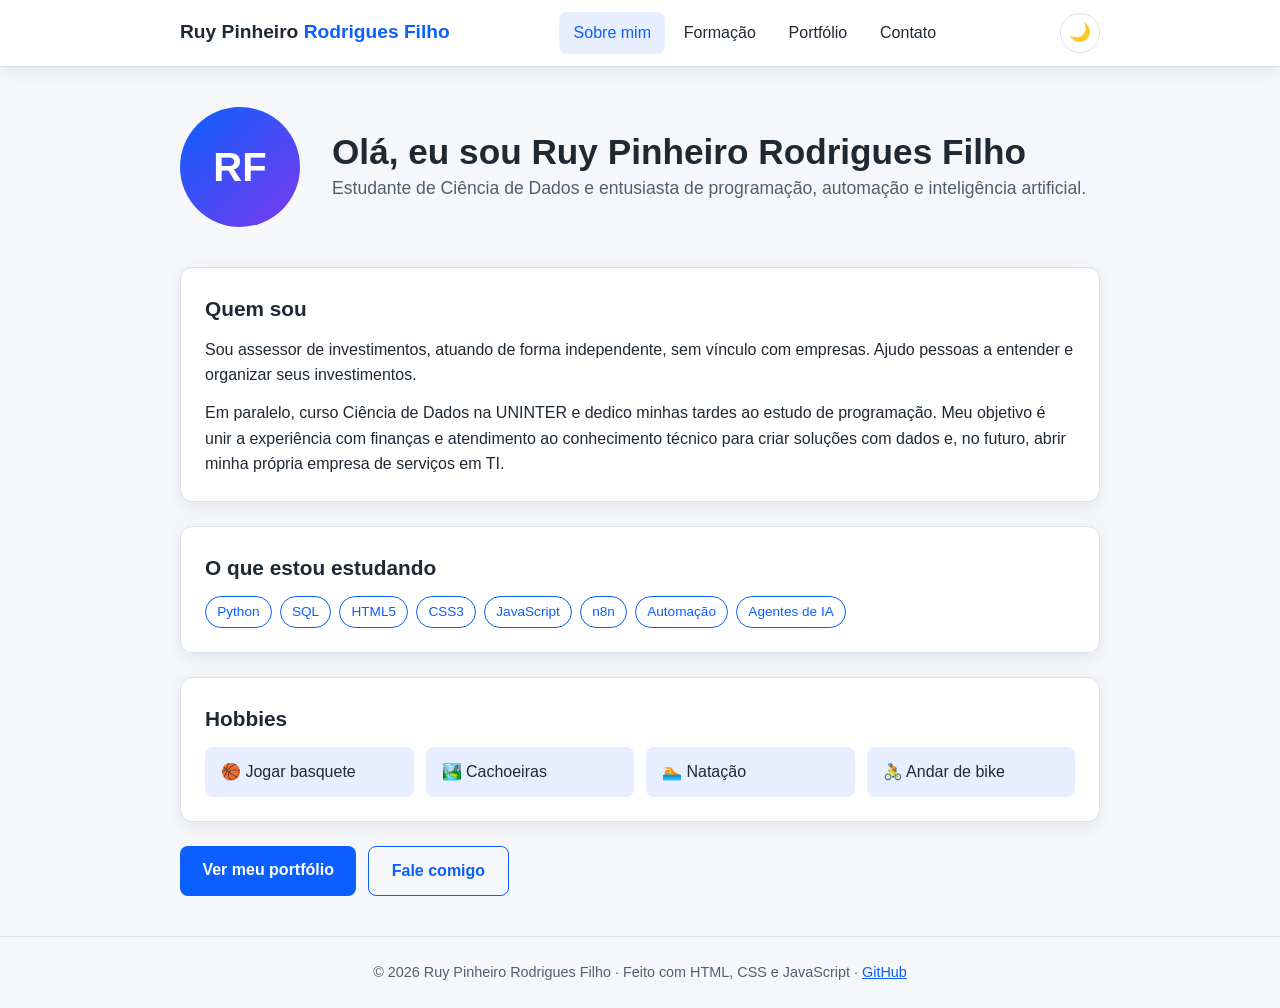
<file: index.html>
<!DOCTYPE html>
<!-- Página inicial: "Sobre mim" -->
<html lang="pt-BR">
<head>
  <meta charset="UTF-8">
  <!-- Faz o layout se adaptar à largura de celulares e tablets -->
  <meta name="viewport" content="width=device-width, initial-scale=1.0">
  <meta name="description" content="Portfólio de Ruy Pinheiro Rodrigues Filho, estudante de Ciência de Dados na UNINTER.">
  <title>Sobre mim | Ruy Pinheiro Rodrigues Filho</title>
  <link rel="stylesheet" href="css/estilo.css">
</head>
<body>

  <!-- CABEÇALHO: o mesmo menu aparece em todas as páginas -->
  <header class="cabecalho">
    <div class="cabecalho__conteudo">
      <a href="index.html" class="logo">Ruy Pinheiro <span>Rodrigues Filho</span></a>

      <nav class="menu" id="menu" aria-label="Menu principal">
        <ul>
          <li><a href="index.html">Sobre mim</a></li>
          <li><a href="formacao.html">Formação</a></li>
          <li><a href="portfolio.html">Portfólio</a></li>
          <li><a href="contato.html">Contato</a></li>
        </ul>
      </nav>

      <div class="cabecalho__acoes">
        <!-- Botão que alterna entre tema claro e escuro (script.js) -->
        <button class="botao-icone" id="botao-tema" type="button" aria-label="Alternar tema">🌙</button>
        <!-- Botão hambúrguer: visível apenas em telas pequenas -->
        <button class="botao-icone botao-menu" id="botao-menu" type="button"
                aria-label="Abrir menu" aria-expanded="false" aria-controls="menu">☰</button>
      </div>
    </div>
  </header>

  <!-- CONTEÚDO PRINCIPAL -->
  <main>

    <!-- Apresentação com avatar de iniciais -->
    <section class="apresentacao">
      <div class="avatar" aria-hidden="true">RF</div>
      <div>
        <h1>Olá, eu sou Ruy Pinheiro Rodrigues Filho</h1>
        <p>Estudante de Ciência de Dados e entusiasta de programação, automação e inteligência artificial.</p>
      </div>
    </section>

    <!-- Quem sou -->
    <section class="card">
      <h2>Quem sou</h2>
      <p>
        Sou assessor de investimentos, atuando de forma independente, sem vínculo com
        empresas. Ajudo pessoas a entender e organizar seus investimentos.
      </p>
      <p>
        Em paralelo, curso Ciência de Dados na UNINTER e dedico minhas tardes ao estudo de
        programação. Meu objetivo é unir a experiência com finanças e atendimento ao
        conhecimento técnico para criar soluções com dados e, no futuro, abrir minha própria
        empresa de serviços em TI.
      </p>
    </section>

    <!-- Tecnologias em estudo -->
    <section class="card">
      <h2>O que estou estudando</h2>
      <div class="tags">
        <span class="tag">Python</span>
        <span class="tag">SQL</span>
        <span class="tag">HTML5</span>
        <span class="tag">CSS3</span>
        <span class="tag">JavaScript</span>
        <span class="tag">n8n</span>
        <span class="tag">Automação</span>
        <span class="tag">Agentes de IA</span>
      </div>
    </section>

    <!-- Hobbies -->
    <section class="card">
      <h2>Hobbies</h2>
      <ul class="lista-hobbies">
        <li>🏀 Jogar basquete</li>
        <li>🏞️ Cachoeiras</li>
        <li>🏊 Natação</li>
        <li>🚴 Andar de bike</li>
      </ul>
    </section>

    <div class="acoes-card">
      <a href="portfolio.html" class="botao">Ver meu portfólio</a>
      <a href="contato.html" class="botao botao--secundario">Fale comigo</a>
    </div>
  </main>

  <!-- RODAPÉ: o ano é preenchido pelo JavaScript -->
  <footer class="rodape">
    <p>&copy; <span id="ano-atual">2026</span> Ruy Pinheiro Rodrigues Filho · Feito com HTML, CSS e JavaScript ·
      <a href="https://github.com/ruyfilho77" target="_blank" rel="noopener">GitHub</a></p>
  </footer>

  <script src="js/script.js"></script>
</body>
</html>
</file>
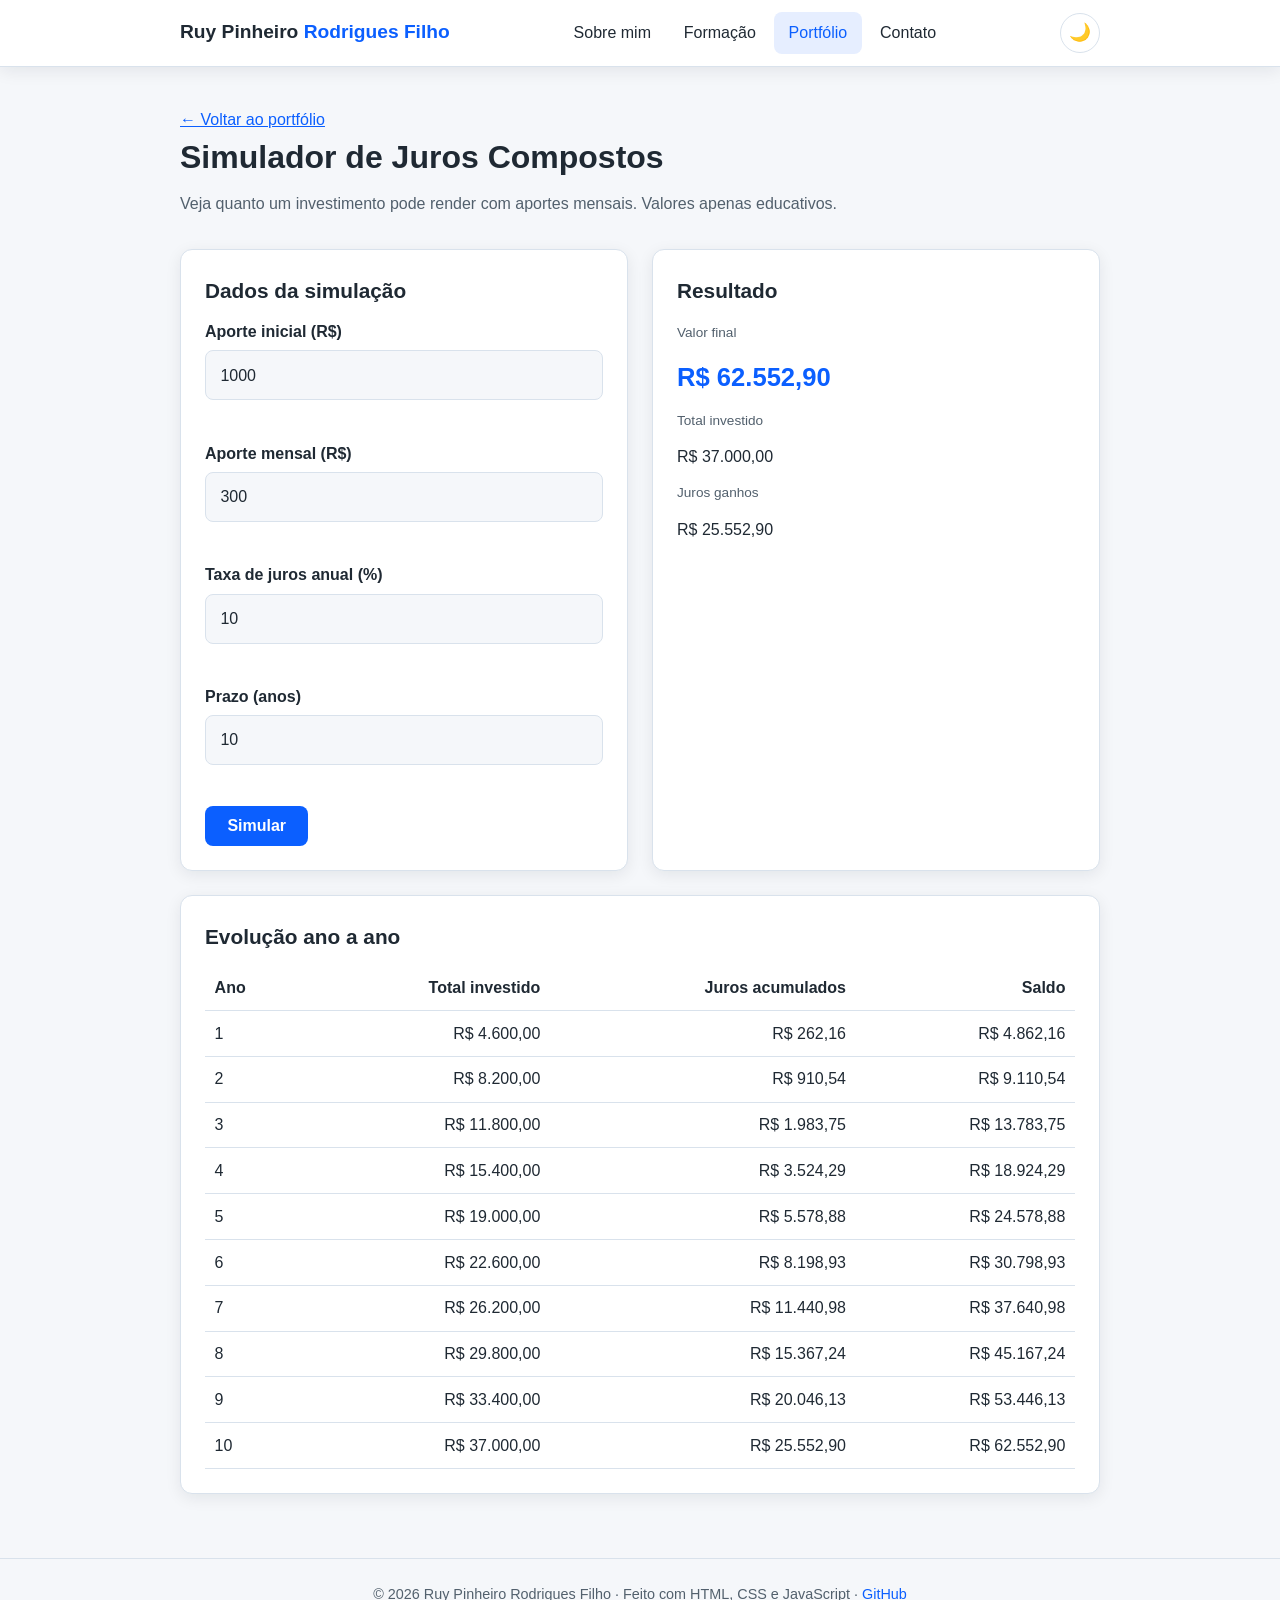
<file: projetos/simulador-juros/index.html>
<!DOCTYPE html>
<!-- Projeto do portfólio: Simulador de Juros Compostos -->
<html lang="pt-BR">
<head>
  <meta charset="UTF-8">
  <!-- Faz o layout se adaptar à largura de celulares e tablets -->
  <meta name="viewport" content="width=device-width, initial-scale=1.0">
  <meta name="description" content="Simulador de juros compostos com aportes mensais.">
  <title>Simulador de Juros Compostos | Ruy Pinheiro Rodrigues Filho</title>
  <link rel="stylesheet" href="../../css/estilo.css">
</head>
<!-- data-menu-ativo: destaca "Portfólio" no menu nesta página interna -->
<body data-menu-ativo="portfolio.html">

  <!-- CABEÇALHO: o mesmo menu aparece em todas as páginas -->
  <header class="cabecalho">
    <div class="cabecalho__conteudo">
      <a href="../../index.html" class="logo">Ruy Pinheiro <span>Rodrigues Filho</span></a>

      <nav class="menu" id="menu" aria-label="Menu principal">
        <ul>
          <li><a href="../../index.html">Sobre mim</a></li>
          <li><a href="../../formacao.html">Formação</a></li>
          <li><a href="../../portfolio.html">Portfólio</a></li>
          <li><a href="../../contato.html">Contato</a></li>
        </ul>
      </nav>

      <div class="cabecalho__acoes">
        <!-- Botão que alterna entre tema claro e escuro (script.js) -->
        <button class="botao-icone" id="botao-tema" type="button" aria-label="Alternar tema">🌙</button>
        <!-- Botão hambúrguer: visível apenas em telas pequenas -->
        <button class="botao-icone botao-menu" id="botao-menu" type="button"
                aria-label="Abrir menu" aria-expanded="false" aria-controls="menu">☰</button>
      </div>
    </div>
  </header>

  <!-- CONTEÚDO PRINCIPAL -->
  <main>
    <p><a href="../../portfolio.html">← Voltar ao portfólio</a></p>
    <h1 class="titulo-pagina">Simulador de Juros Compostos</h1>
    <p class="subtitulo">Veja quanto um investimento pode render com aportes mensais. Valores apenas educativos.</p>

    <div class="grade">
      <!-- Formulário com os dados da simulação -->
      <section class="card">
        <h2>Dados da simulação</h2>
        <form class="formulario" id="form-simulador" novalidate>
          <div class="campo">
            <label for="inicial">Aporte inicial (R$)</label>
            <input type="number" id="inicial" min="0" step="0.01" value="1000">
            <span class="mensagem-erro"></span>
          </div>
          <div class="campo">
            <label for="mensal">Aporte mensal (R$)</label>
            <input type="number" id="mensal" min="0" step="0.01" value="300">
            <span class="mensagem-erro"></span>
          </div>
          <div class="campo">
            <label for="taxa">Taxa de juros anual (%)</label>
            <input type="number" id="taxa" min="0" step="0.01" value="10">
            <span class="mensagem-erro"></span>
          </div>
          <div class="campo">
            <label for="anos">Prazo (anos)</label>
            <input type="number" id="anos" min="1" max="50" step="1" value="10">
            <span class="mensagem-erro"></span>
          </div>
          <div>
            <button type="submit" class="botao">Simular</button>
          </div>
        </form>
      </section>

      <!-- Resumo do resultado, preenchido pelo simulador.js -->
      <section class="card" id="resumo" aria-live="polite">
        <h2>Resultado</h2>
        <p class="rotulo">Valor final</p>
        <p class="resultado-destaque" id="valor-final">—</p>
        <p class="rotulo">Total investido</p>
        <p id="total-investido">—</p>
        <p class="rotulo">Juros ganhos</p>
        <p id="total-juros">—</p>
      </section>
    </div>

    <!-- Tabela com a evolução ano a ano -->
    <section class="card espaco-topo">
      <h2>Evolução ano a ano</h2>
      <div class="tabela-container">
        <table>
          <thead>
            <tr><th>Ano</th><th>Total investido</th><th>Juros acumulados</th><th>Saldo</th></tr>
          </thead>
          <tbody id="tabela-evolucao"></tbody>
        </table>
      </div>
    </section>
  </main>

  <!-- RODAPÉ: o ano é preenchido pelo JavaScript -->
  <footer class="rodape">
    <p>&copy; <span id="ano-atual">2026</span> Ruy Pinheiro Rodrigues Filho · Feito com HTML, CSS e JavaScript ·
      <a href="https://github.com/ruyfilho77" target="_blank" rel="noopener">GitHub</a></p>
  </footer>

  <script src="../../js/script.js"></script>
  <!-- Script exclusivo do simulador -->
  <script src="simulador.js"></script>
</body>
</html>
</file>
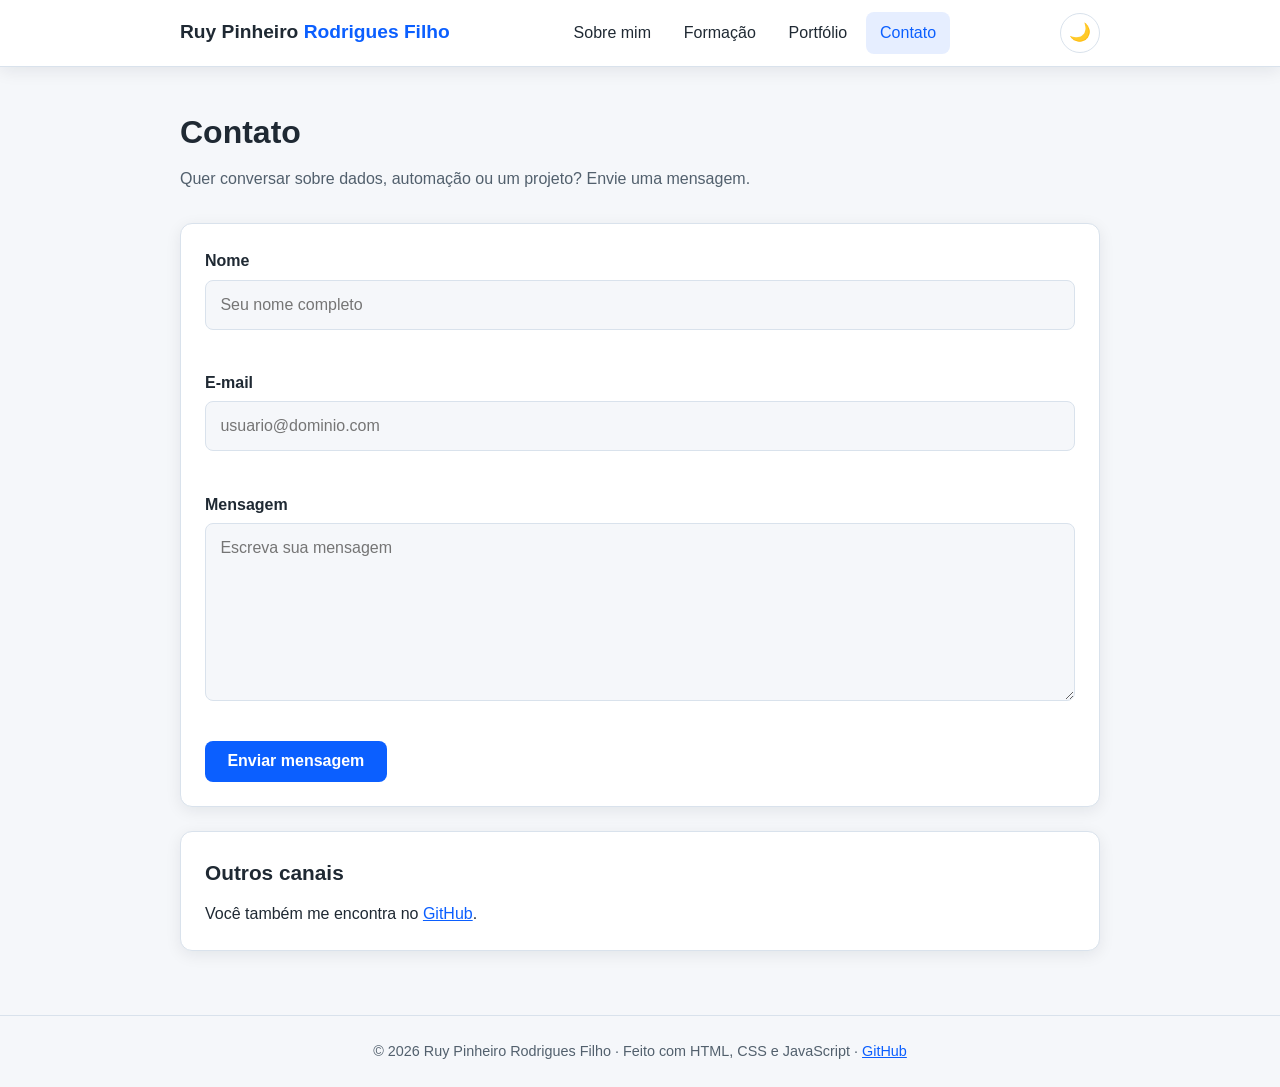
<file: contato.html>
<!DOCTYPE html>
<!-- Página "Contato" com formulário validado em JavaScript -->
<html lang="pt-BR">
<head>
  <meta charset="UTF-8">
  <!-- Faz o layout se adaptar à largura de celulares e tablets -->
  <meta name="viewport" content="width=device-width, initial-scale=1.0">
  <meta name="description" content="Entre em contato com Ruy Pinheiro Rodrigues Filho.">
  <title>Contato | Ruy Pinheiro Rodrigues Filho</title>
  <link rel="stylesheet" href="css/estilo.css">
</head>
<body>

  <!-- CABEÇALHO: o mesmo menu aparece em todas as páginas -->
  <header class="cabecalho">
    <div class="cabecalho__conteudo">
      <a href="index.html" class="logo">Ruy Pinheiro <span>Rodrigues Filho</span></a>

      <nav class="menu" id="menu" aria-label="Menu principal">
        <ul>
          <li><a href="index.html">Sobre mim</a></li>
          <li><a href="formacao.html">Formação</a></li>
          <li><a href="portfolio.html">Portfólio</a></li>
          <li><a href="contato.html">Contato</a></li>
        </ul>
      </nav>

      <div class="cabecalho__acoes">
        <!-- Botão que alterna entre tema claro e escuro (script.js) -->
        <button class="botao-icone" id="botao-tema" type="button" aria-label="Alternar tema">🌙</button>
        <!-- Botão hambúrguer: visível apenas em telas pequenas -->
        <button class="botao-icone botao-menu" id="botao-menu" type="button"
                aria-label="Abrir menu" aria-expanded="false" aria-controls="menu">☰</button>
      </div>
    </div>
  </header>

  <!-- CONTEÚDO PRINCIPAL -->
  <main>
    <h1 class="titulo-pagina">Contato</h1>
    <p class="subtitulo">Quer conversar sobre dados, automação ou um projeto? Envie uma mensagem.</p>

    <section class="card">
      <!-- novalidate: desliga a validação nativa do navegador para que
           a validação seja feita pelo JavaScript (script.js) -->
      <form class="formulario" id="form-contato" novalidate>

        <div class="campo">
          <label for="nome">Nome</label>
          <input type="text" id="nome" name="nome" placeholder="Seu nome completo" autocomplete="name">
          <span class="mensagem-erro" aria-live="polite"></span>
        </div>

        <div class="campo">
          <label for="email">E-mail</label>
          <input type="email" id="email" name="email" placeholder="usuario@dominio.com" autocomplete="email">
          <span class="mensagem-erro" aria-live="polite"></span>
        </div>

        <div class="campo">
          <label for="mensagem">Mensagem</label>
          <textarea id="mensagem" name="mensagem" rows="6" placeholder="Escreva sua mensagem"></textarea>
          <span class="mensagem-erro" aria-live="polite"></span>
        </div>

        <div>
          <button type="submit" class="botao">Enviar mensagem</button>
        </div>
      </form>
    </section>

    <section class="card">
      <h2>Outros canais</h2>
      <p>Você também me encontra no
        <a href="https://github.com/ruyfilho77" target="_blank" rel="noopener">GitHub</a>.</p>
    </section>

    <!-- MODAL DE SUCESSO: aberto pelo JavaScript após a validação -->
    <div class="modal" id="modal-sucesso" role="dialog" aria-modal="true" aria-labelledby="titulo-modal">
      <div class="modal__caixa">
        <div class="modal__icone" aria-hidden="true">✔</div>
        <h2 id="titulo-modal">Mensagem enviada com sucesso!</h2>
        <p>Obrigado pelo contato. Responderei assim que possível.</p>
        <button type="button" class="botao" id="fechar-modal">Fechar</button>
      </div>
    </div>
  </main>

  <!-- RODAPÉ: o ano é preenchido pelo JavaScript -->
  <footer class="rodape">
    <p>&copy; <span id="ano-atual">2026</span> Ruy Pinheiro Rodrigues Filho · Feito com HTML, CSS e JavaScript ·
      <a href="https://github.com/ruyfilho77" target="_blank" rel="noopener">GitHub</a></p>
  </footer>

  <script src="js/script.js"></script>
</body>
</html>
</file>
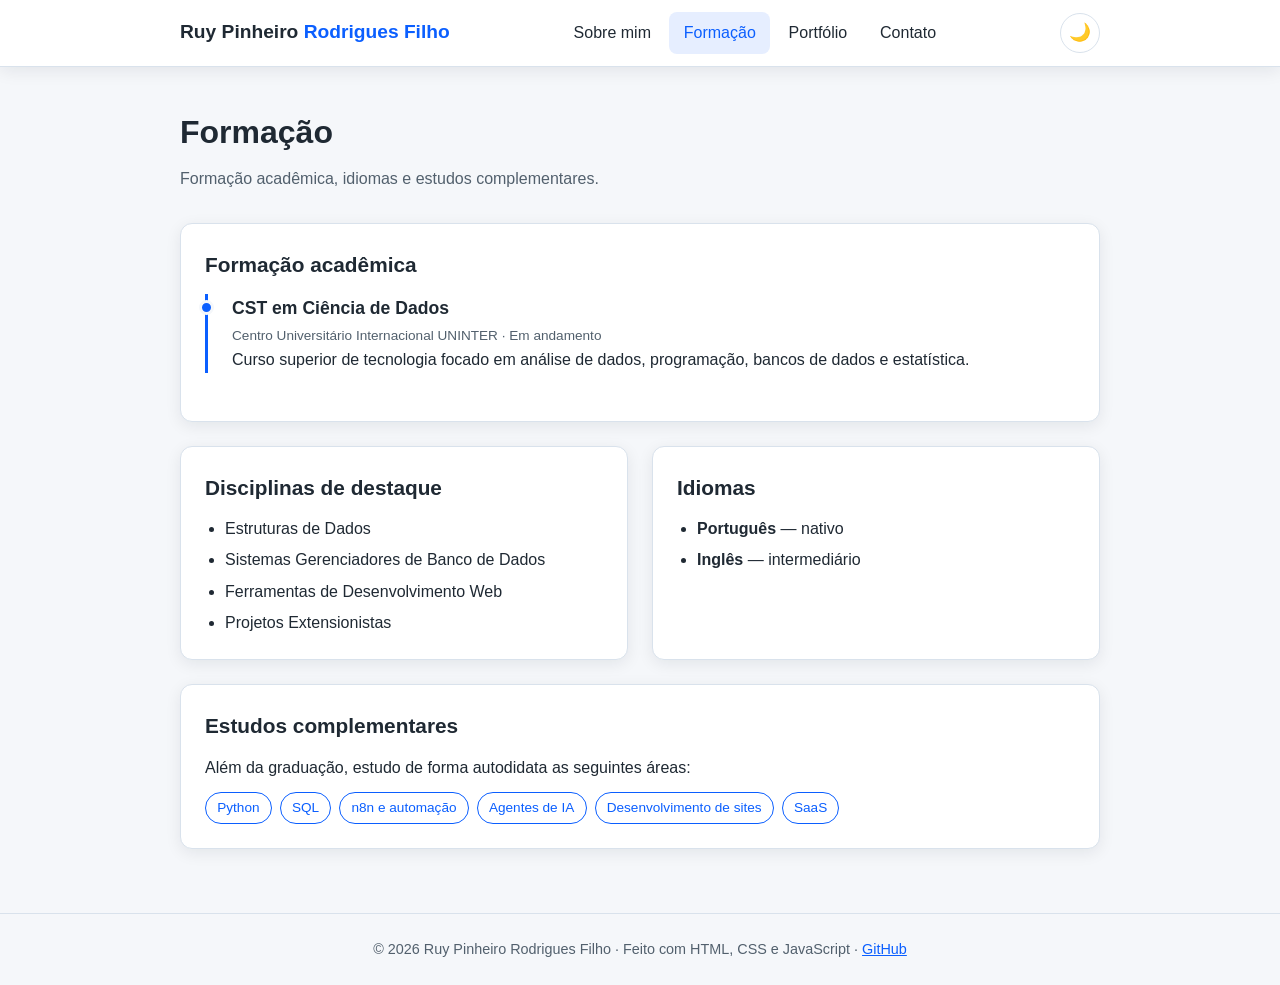
<file: formacao.html>
<!DOCTYPE html>
<!-- Página "Formação" -->
<html lang="pt-BR">
<head>
  <meta charset="UTF-8">
  <!-- Faz o layout se adaptar à largura de celulares e tablets -->
  <meta name="viewport" content="width=device-width, initial-scale=1.0">
  <meta name="description" content="Formação acadêmica, idiomas e estudos de Ruy Pinheiro Rodrigues Filho.">
  <title>Formação | Ruy Pinheiro Rodrigues Filho</title>
  <link rel="stylesheet" href="css/estilo.css">
</head>
<body>

  <!-- CABEÇALHO: o mesmo menu aparece em todas as páginas -->
  <header class="cabecalho">
    <div class="cabecalho__conteudo">
      <a href="index.html" class="logo">Ruy Pinheiro <span>Rodrigues Filho</span></a>

      <nav class="menu" id="menu" aria-label="Menu principal">
        <ul>
          <li><a href="index.html">Sobre mim</a></li>
          <li><a href="formacao.html">Formação</a></li>
          <li><a href="portfolio.html">Portfólio</a></li>
          <li><a href="contato.html">Contato</a></li>
        </ul>
      </nav>

      <div class="cabecalho__acoes">
        <!-- Botão que alterna entre tema claro e escuro (script.js) -->
        <button class="botao-icone" id="botao-tema" type="button" aria-label="Alternar tema">🌙</button>
        <!-- Botão hambúrguer: visível apenas em telas pequenas -->
        <button class="botao-icone botao-menu" id="botao-menu" type="button"
                aria-label="Abrir menu" aria-expanded="false" aria-controls="menu">☰</button>
      </div>
    </div>
  </header>

  <!-- CONTEÚDO PRINCIPAL -->
  <main>
    <h1 class="titulo-pagina">Formação</h1>
    <p class="subtitulo">Formação acadêmica, idiomas e estudos complementares.</p>

    <!-- Formação acadêmica em formato de linha do tempo -->
    <section class="card">
      <h2>Formação acadêmica</h2>
      <ol class="linha-tempo">
        <li>
          <h3>CST em Ciência de Dados</h3>
          <span class="rotulo">Centro Universitário Internacional UNINTER · Em andamento</span>
          <p>
            Curso superior de tecnologia focado em análise de dados, programação,
            bancos de dados e estatística.
          </p>
        </li>
      </ol>
    </section>

    <!-- Grade com duas colunas: disciplinas e idiomas -->
    <div class="grade">
      <section class="card">
        <h2>Disciplinas de destaque</h2>
        <ul class="lista-simples">
          <li>Estruturas de Dados</li>
          <li>Sistemas Gerenciadores de Banco de Dados</li>
          <li>Ferramentas de Desenvolvimento Web</li>
          <li>Projetos Extensionistas</li>
        </ul>
      </section>

      <section class="card">
        <h2>Idiomas</h2>
        <ul class="lista-simples">
          <li><strong>Português</strong> — nativo</li>
          <li><strong>Inglês</strong> — intermediário</li>
        </ul>
      </section>
    </div>

    <!-- Estudos por conta própria -->
    <section class="card espaco-topo">
      <h2>Estudos complementares</h2>
      <p>Além da graduação, estudo de forma autodidata as seguintes áreas:</p>
      <div class="tags">
        <span class="tag">Python</span>
        <span class="tag">SQL</span>
        <span class="tag">n8n e automação</span>
        <span class="tag">Agentes de IA</span>
        <span class="tag">Desenvolvimento de sites</span>
        <span class="tag">SaaS</span>
      </div>
    </section>
  </main>

  <!-- RODAPÉ: o ano é preenchido pelo JavaScript -->
  <footer class="rodape">
    <p>&copy; <span id="ano-atual">2026</span> Ruy Pinheiro Rodrigues Filho · Feito com HTML, CSS e JavaScript ·
      <a href="https://github.com/ruyfilho77" target="_blank" rel="noopener">GitHub</a></p>
  </footer>

  <script src="js/script.js"></script>
</body>
</html>
</file>
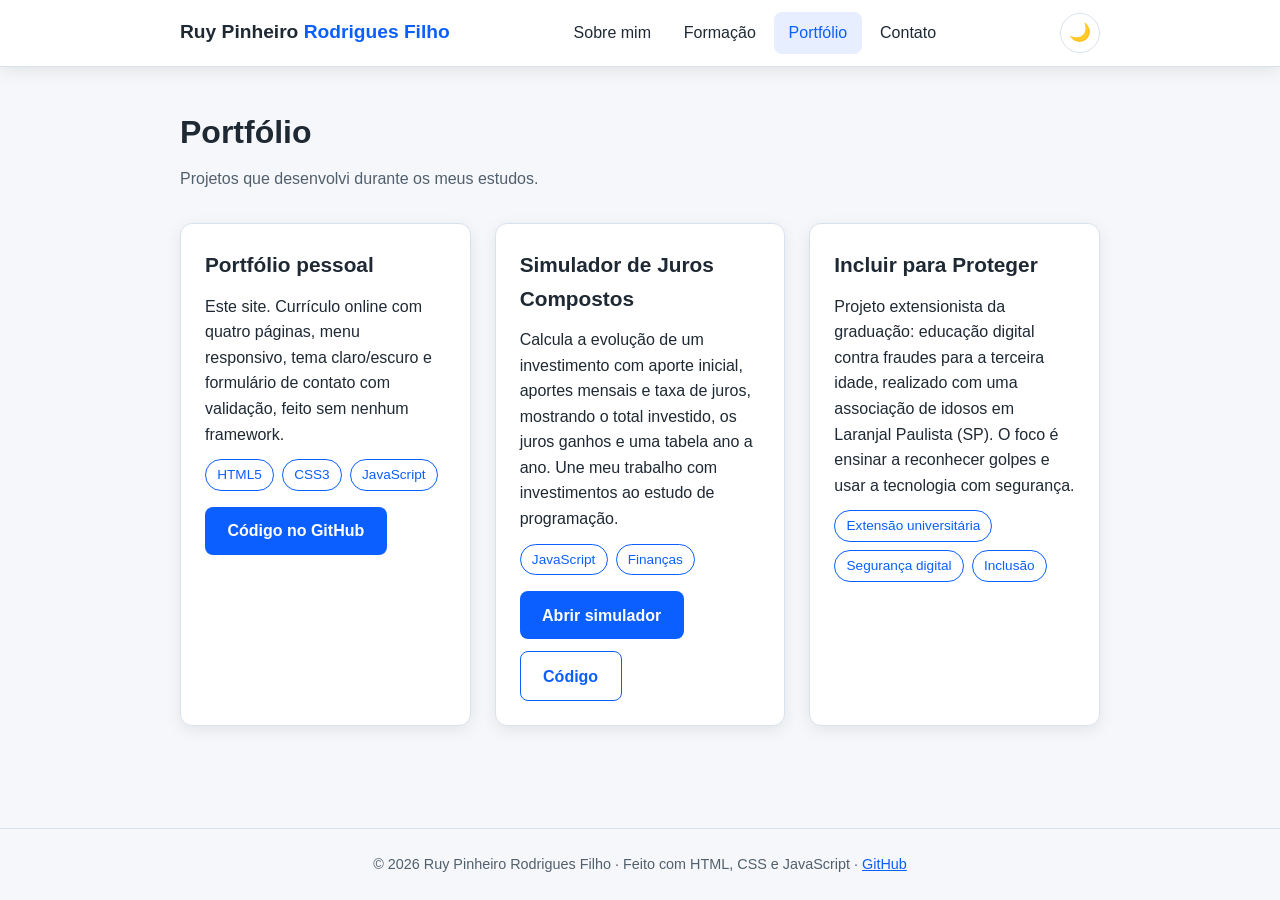
<file: portfolio.html>
<!DOCTYPE html>
<!-- Página "Portfólio" -->
<html lang="pt-BR">
<head>
  <meta charset="UTF-8">
  <!-- Faz o layout se adaptar à largura de celulares e tablets -->
  <meta name="viewport" content="width=device-width, initial-scale=1.0">
  <meta name="description" content="Projetos desenvolvidos por Ruy Pinheiro Rodrigues Filho.">
  <title>Portfólio | Ruy Pinheiro Rodrigues Filho</title>
  <link rel="stylesheet" href="css/estilo.css">
</head>
<body>

  <!-- CABEÇALHO: o mesmo menu aparece em todas as páginas -->
  <header class="cabecalho">
    <div class="cabecalho__conteudo">
      <a href="index.html" class="logo">Ruy Pinheiro <span>Rodrigues Filho</span></a>

      <nav class="menu" id="menu" aria-label="Menu principal">
        <ul>
          <li><a href="index.html">Sobre mim</a></li>
          <li><a href="formacao.html">Formação</a></li>
          <li><a href="portfolio.html">Portfólio</a></li>
          <li><a href="contato.html">Contato</a></li>
        </ul>
      </nav>

      <div class="cabecalho__acoes">
        <!-- Botão que alterna entre tema claro e escuro (script.js) -->
        <button class="botao-icone" id="botao-tema" type="button" aria-label="Alternar tema">🌙</button>
        <!-- Botão hambúrguer: visível apenas em telas pequenas -->
        <button class="botao-icone botao-menu" id="botao-menu" type="button"
                aria-label="Abrir menu" aria-expanded="false" aria-controls="menu">☰</button>
      </div>
    </div>
  </header>

  <!-- CONTEÚDO PRINCIPAL -->
  <main>
    <h1 class="titulo-pagina">Portfólio</h1>
    <p class="subtitulo">Projetos que desenvolvi durante os meus estudos.</p>

    <!-- Grade de projetos: cada card tem descrição, tecnologias e links -->
    <div class="grade">

      <!-- Projeto 1: o próprio site -->
      <article class="card">
        <h2>Portfólio pessoal</h2>
        <p>
          Este site. Currículo online com quatro páginas, menu responsivo, tema claro/escuro
          e formulário de contato com validação, feito sem nenhum framework.
        </p>
        <div class="tags">
          <span class="tag">HTML5</span>
          <span class="tag">CSS3</span>
          <span class="tag">JavaScript</span>
        </div>
        <div class="acoes-card">
          <a href="https://github.com/ruyfilho77/portfolio-ruy-filho" class="botao"
             target="_blank" rel="noopener">Código no GitHub</a>
        </div>
      </article>

      <!-- Projeto 2: simulador hospedado neste mesmo repositório -->
      <article class="card">
        <h2>Simulador de Juros Compostos</h2>
        <p>
          Calcula a evolução de um investimento com aporte inicial, aportes mensais e taxa
          de juros, mostrando o total investido, os juros ganhos e uma tabela ano a ano.
          Une meu trabalho com investimentos ao estudo de programação.
        </p>
        <div class="tags">
          <span class="tag">JavaScript</span>
          <span class="tag">Finanças</span>
        </div>
        <div class="acoes-card">
          <a href="projetos/simulador-juros/index.html" class="botao">Abrir simulador</a>
          <a href="https://github.com/ruyfilho77/portfolio-ruy-filho/tree/main/projetos/simulador-juros"
             class="botao botao--secundario" target="_blank" rel="noopener">Código</a>
        </div>
      </article>

      <!-- Projeto 3: projeto extensionista da graduação -->
      <article class="card">
        <h2>Incluir para Proteger</h2>
        <p>
          Projeto extensionista da graduação: educação digital contra fraudes para a terceira
          idade, realizado com uma associação de idosos em Laranjal Paulista (SP). O foco é
          ensinar a reconhecer golpes e usar a tecnologia com segurança.
        </p>
        <div class="tags">
          <span class="tag">Extensão universitária</span>
          <span class="tag">Segurança digital</span>
          <span class="tag">Inclusão</span>
        </div>
      </article>

    </div>
  </main>

  <!-- RODAPÉ: o ano é preenchido pelo JavaScript -->
  <footer class="rodape">
    <p>&copy; <span id="ano-atual">2026</span> Ruy Pinheiro Rodrigues Filho · Feito com HTML, CSS e JavaScript ·
      <a href="https://github.com/ruyfilho77" target="_blank" rel="noopener">GitHub</a></p>
  </footer>

  <script src="js/script.js"></script>
</body>
</html>
</file>
<file: css/estilo.css>
/* =========================================================
   estilo.css — Portfólio de Ruy Filho
   CSS puro (sem frameworks). Organização:
   1. Variáveis de tema (claro/escuro)
   2. Reset e base
   3. Cabeçalho e menu de navegação
   4. Conteúdo principal e componentes (cards, listas, tags)
   5. Formulário de contato e modal
   6. Rodapé
   7. Responsividade (celular/tablet)
   ========================================================= */

/* ---------- 1. VARIÁVEIS DE TEMA ----------
   As cores ficam em variáveis CSS. O JavaScript apenas troca a
   classe "tema-escuro" no <body>, e todas as cores mudam juntas. */
:root {
  --cor-fundo: #f5f7fa;
  --cor-superficie: #ffffff;
  --cor-texto: #1f2933;
  --cor-texto-suave: #52606d;
  --cor-destaque: #0b5fff;
  --cor-destaque-suave: #e6eeff;
  --cor-borda: #d9e2ec;
  --cor-erro: #c62828;
  --cor-sucesso: #2e7d32;
  --sombra: 0 4px 16px rgba(15, 23, 42, 0.08);
  --raio: 12px;
  --largura-max: 960px;
  --fonte: "Segoe UI", Roboto, Helvetica, Arial, sans-serif;
}

/* Tema escuro: sobrescreve apenas as variáveis de cor */
body.tema-escuro {
  --cor-fundo: #0f172a;
  --cor-superficie: #1e293b;
  --cor-texto: #e2e8f0;
  --cor-texto-suave: #94a3b8;
  --cor-destaque: #60a5fa;
  --cor-destaque-suave: #1e3a5f;
  --cor-borda: #334155;
  --cor-erro: #f87171;
  --cor-sucesso: #4ade80;
  --sombra: 0 4px 16px rgba(0, 0, 0, 0.4);
}

/* ---------- 2. RESET E BASE ---------- */
*,
*::before,
*::after {
  box-sizing: border-box; /* largura inclui padding e borda */
  margin: 0;
  padding: 0;
}

html {
  scroll-behavior: smooth;
}

body {
  font-family: var(--fonte);
  background-color: var(--cor-fundo);
  color: var(--cor-texto);
  line-height: 1.6;
  min-height: 100vh;
  display: flex;
  flex-direction: column; /* mantém o rodapé no fim da página */
  transition: background-color 0.3s, color 0.3s;
}

a {
  color: var(--cor-destaque);
}

/* ---------- 3. CABEÇALHO E MENU ---------- */
.cabecalho {
  position: sticky; /* menu fixo no topo durante a rolagem */
  top: 0;
  z-index: 10;
  background-color: var(--cor-superficie);
  border-bottom: 1px solid var(--cor-borda);
  box-shadow: var(--sombra);
}

.cabecalho__conteudo {
  max-width: var(--largura-max);
  margin: 0 auto;
  padding: 0.75rem 1.25rem;
  display: flex;
  align-items: center;
  justify-content: space-between;
  gap: 1rem;
}

.logo {
  font-weight: 700;
  font-size: 1.2rem;
  color: var(--cor-texto);
  text-decoration: none;
}

.logo span {
  color: var(--cor-destaque);
}

.menu ul {
  list-style: none;
  display: flex;
  gap: 0.25rem;
}

.menu a {
  display: block;
  padding: 0.5rem 0.9rem;
  border-radius: 8px;
  color: var(--cor-texto);
  text-decoration: none;
  font-weight: 500;
  transition: background-color 0.2s;
}

.menu a:hover,
.menu a.ativo {
  background-color: var(--cor-destaque-suave);
  color: var(--cor-destaque);
}

.cabecalho__acoes {
  display: flex;
  align-items: center;
  gap: 0.5rem;
}

/* Botões redondos do cabeçalho (tema e menu mobile) */
.botao-icone {
  background: none;
  border: 1px solid var(--cor-borda);
  color: var(--cor-texto);
  width: 40px;
  height: 40px;
  border-radius: 50%;
  font-size: 1.1rem;
  cursor: pointer;
}

.botao-icone:hover {
  border-color: var(--cor-destaque);
}

/* O botão hambúrguer só aparece no celular (ver seção 7) */
.botao-menu {
  display: none;
}

/* ---------- 4. CONTEÚDO PRINCIPAL ---------- */
main {
  flex: 1;
  width: 100%;
  max-width: var(--largura-max);
  margin: 0 auto;
  padding: 2.5rem 1.25rem;
}

.titulo-pagina {
  font-size: 2rem;
  margin-bottom: 0.5rem;
}

.subtitulo {
  color: var(--cor-texto-suave);
  margin-bottom: 2rem;
}

/* Bloco de apresentação da página inicial */
.apresentacao {
  display: flex;
  align-items: center;
  gap: 2rem;
  margin-bottom: 2.5rem;
}

/* Avatar com iniciais (substitui a foto) */
.avatar {
  flex-shrink: 0;
  width: 120px;
  height: 120px;
  border-radius: 50%;
  background: linear-gradient(135deg, var(--cor-destaque), #7c3aed);
  color: #fff;
  font-size: 2.5rem;
  font-weight: 700;
  display: flex;
  align-items: center;
  justify-content: center;
}

.apresentacao h1 {
  font-size: 2.2rem;
  line-height: 1.2;
}

.apresentacao p {
  color: var(--cor-texto-suave);
  font-size: 1.1rem;
}

/* Card genérico usado em todas as páginas */
.card {
  background-color: var(--cor-superficie);
  border: 1px solid var(--cor-borda);
  border-radius: var(--raio);
  box-shadow: var(--sombra);
  padding: 1.5rem;
  margin-bottom: 1.5rem;
}

.card h2 {
  font-size: 1.3rem;
  margin-bottom: 0.75rem;
}

.card p + p {
  margin-top: 0.75rem;
}

/* Grade responsiva de cards: se ajusta sozinha à largura da tela */
.grade {
  display: grid;
  grid-template-columns: repeat(auto-fit, minmax(260px, 1fr));
  gap: 1.5rem;
}

.grade .card {
  margin-bottom: 0;
}

/* Lista de hobbies com ícones */
.lista-hobbies {
  list-style: none;
  display: grid;
  grid-template-columns: repeat(auto-fit, minmax(160px, 1fr));
  gap: 0.75rem;
}

.lista-hobbies li {
  background-color: var(--cor-destaque-suave);
  border-radius: 8px;
  padding: 0.75rem 1rem;
  font-weight: 500;
}

/* Etiquetas (tags) para tecnologias */
.tags {
  display: flex;
  flex-wrap: wrap;
  gap: 0.5rem;
  margin-top: 0.75rem;
}

.tag {
  font-size: 0.85rem;
  padding: 0.25rem 0.7rem;
  border-radius: 999px;
  border: 1px solid var(--cor-destaque);
  color: var(--cor-destaque);
}

/* Linha do tempo da formação */
.linha-tempo {
  list-style: none;
  border-left: 3px solid var(--cor-destaque);
  padding-left: 1.5rem;
}

.linha-tempo li {
  position: relative;
  margin-bottom: 1.5rem;
}

/* Bolinha da linha do tempo, desenhada só com CSS */
.linha-tempo li::before {
  content: "";
  position: absolute;
  left: calc(-1.5rem - 9px);
  top: 0.4rem;
  width: 15px;
  height: 15px;
  border-radius: 50%;
  background-color: var(--cor-destaque);
  border: 3px solid var(--cor-fundo);
}

.linha-tempo h3 {
  font-size: 1.1rem;
}

.rotulo {
  display: inline-block;
  font-size: 0.85rem;
  color: var(--cor-texto-suave);
}

.lista-simples {
  padding-left: 1.25rem;
}

.lista-simples li + li {
  margin-top: 0.35rem;
}

/* Botões de ação */
.botao {
  display: inline-block;
  background-color: var(--cor-destaque);
  color: #fff;
  border: none;
  border-radius: 8px;
  padding: 0.7rem 1.4rem;
  font-size: 1rem;
  font-weight: 600;
  text-decoration: none;
  cursor: pointer;
  transition: opacity 0.2s, transform 0.2s;
}

.botao:hover {
  opacity: 0.9;
  transform: translateY(-1px);
}

.botao--secundario {
  background: none;
  color: var(--cor-destaque);
  border: 1px solid var(--cor-destaque);
}

.acoes-card {
  display: flex;
  flex-wrap: wrap;
  gap: 0.75rem;
  margin-top: 1rem;
}

/* ---------- 5. FORMULÁRIO E MODAL ---------- */
.formulario {
  display: flex;
  flex-direction: column;
  gap: 1.1rem;
}

.campo {
  display: flex;
  flex-direction: column;
  gap: 0.35rem;
}

.campo label {
  font-weight: 600;
}

.campo input,
.campo textarea {
  font: inherit;
  padding: 0.7rem 0.9rem;
  border: 1px solid var(--cor-borda);
  border-radius: 8px;
  background-color: var(--cor-fundo);
  color: var(--cor-texto);
}

.campo input:focus,
.campo textarea:focus {
  outline: 2px solid var(--cor-destaque);
  border-color: transparent;
}

/* Classe aplicada pelo JavaScript quando o campo é inválido */
.campo.invalido input,
.campo.invalido textarea {
  border-color: var(--cor-erro);
}

.mensagem-erro {
  color: var(--cor-erro);
  font-size: 0.9rem;
  min-height: 1.2em; /* reserva espaço e evita "pulos" no layout */
}

/* Fundo escuro do modal: escondido até o JavaScript abrir */
.modal {
  display: none;
  position: fixed;
  inset: 0;
  z-index: 100;
  background-color: rgba(0, 0, 0, 0.55);
  align-items: center;
  justify-content: center;
  padding: 1rem;
}

.modal.aberto {
  display: flex;
}

.modal__caixa {
  background-color: var(--cor-superficie);
  border-radius: var(--raio);
  padding: 2rem;
  max-width: 400px;
  width: 100%;
  text-align: center;
  box-shadow: var(--sombra);
}

.modal__icone {
  font-size: 2.5rem;
  color: var(--cor-sucesso);
}

.modal__caixa h2 {
  margin: 0.5rem 0;
}

.modal__caixa p {
  color: var(--cor-texto-suave);
  margin-bottom: 1.25rem;
}

/* Tabela (usada no simulador do portfólio) */
.tabela-container {
  overflow-x: auto; /* rolagem horizontal em telas pequenas */
}

table {
  width: 100%;
  border-collapse: collapse;
}

th,
td {
  padding: 0.6rem;
  text-align: right;
  border-bottom: 1px solid var(--cor-borda);
}

th:first-child,
td:first-child {
  text-align: left;
}

.resultado-destaque {
  font-size: 1.6rem;
  font-weight: 700;
  color: var(--cor-destaque);
}

/* ---------- 6. RODAPÉ ---------- */
.rodape {
  text-align: center;
  padding: 1.5rem;
  color: var(--cor-texto-suave);
  border-top: 1px solid var(--cor-borda);
  font-size: 0.9rem;
}

/* ---------- 7. RESPONSIVIDADE ---------- */
@media (max-width: 720px) {
  /* Mostra o botão hambúrguer */
  .botao-menu {
    display: inline-block;
  }

  /* O menu vira uma lista vertical escondida abaixo do cabeçalho */
  .menu {
    display: none;
    position: absolute;
    top: 100%;
    left: 0;
    right: 0;
    background-color: var(--cor-superficie);
    border-bottom: 1px solid var(--cor-borda);
    box-shadow: var(--sombra);
  }

  /* Classe adicionada pelo JavaScript ao clicar no hambúrguer */
  .menu.aberto {
    display: block;
  }

  .menu ul {
    flex-direction: column;
    padding: 0.5rem 1rem 1rem;
  }

  .apresentacao {
    flex-direction: column;
    text-align: center;
  }

  .apresentacao h1 {
    font-size: 1.8rem;
  }

  .titulo-pagina {
    font-size: 1.6rem;
  }
}

/* Espaçamento extra acima de um card que vem depois de uma grade */
.espaco-topo {
  margin-top: 1.5rem;
}

/* Nome completo no logo: reduz a fonte em telas bem estreitas */
@media (max-width: 480px) {
  .logo {
    font-size: 0.95rem;
  }
}
</file>
